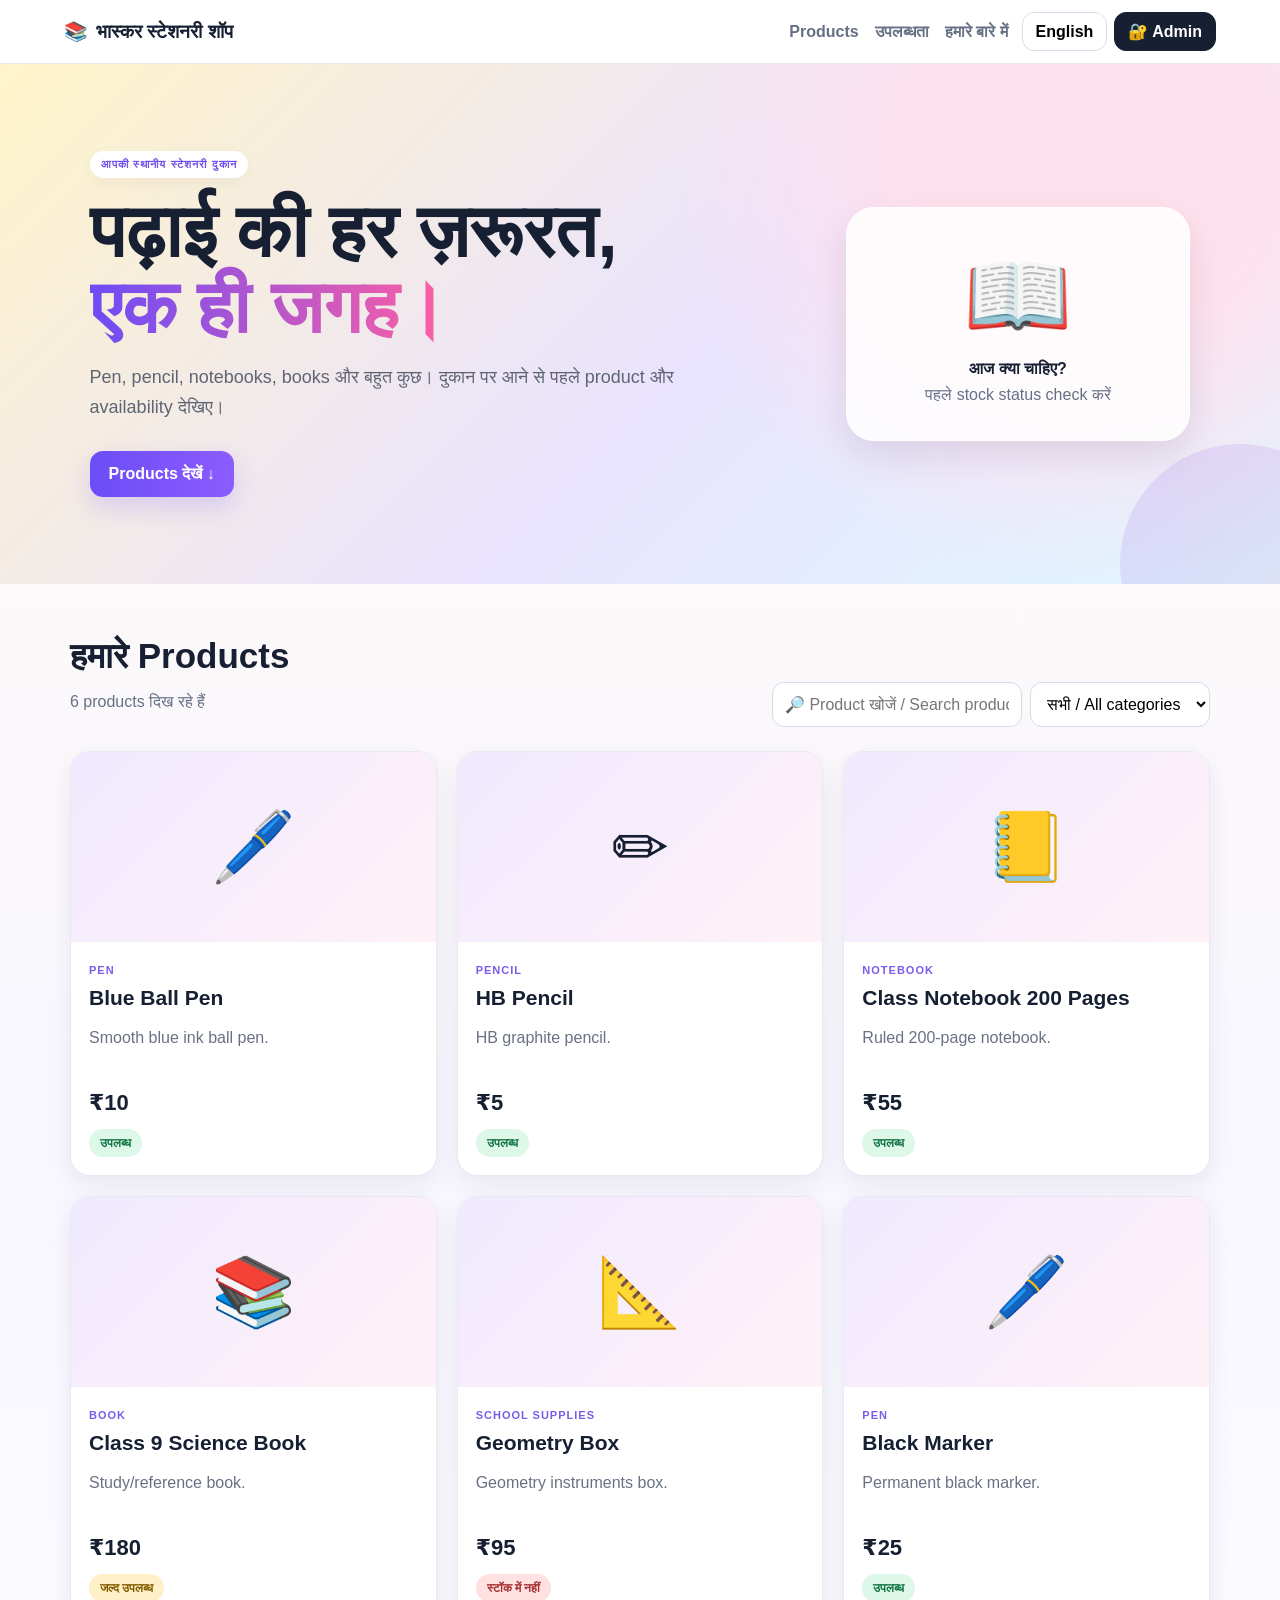
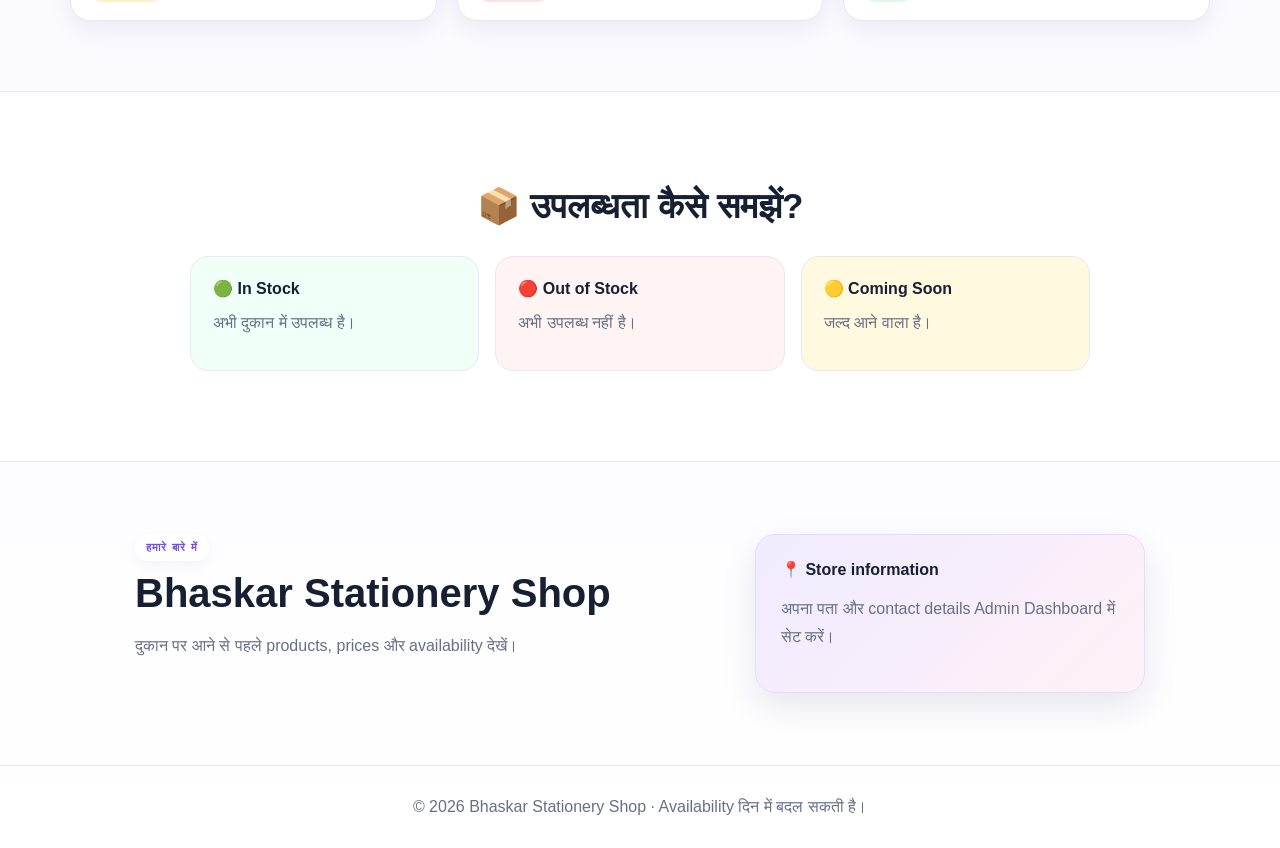
<file: index.html>
<!doctype html>
<html lang="hi">
<head>
<meta charset="utf-8"><meta name="viewport" content="width=device-width,initial-scale=1">
<title>Bhaskar Stationery Shop</title>
<meta name="description" content="Bhaskar Stationery Shop - stationery products, prices and availability in Hindi and English.">
<meta name="robots" content="index,follow">
<link rel="stylesheet" href="style.css?v=3">
<link rel="manifest" href="manifest.webmanifest"></head>
<body>
<header class="nav">
<a class="brand" href="#home">📚 <span data-hi="भास्कर स्टेशनरी शॉप" data-en="Bhaskar Stationery Shop">भास्कर स्टेशनरी शॉप</span></a>
<nav><a href="#products" data-hi="Products" data-en="Products">Products</a><a href="#status" data-hi="उपलब्धता" data-en="Availability">उपलब्धता</a><a href="#about" data-hi="हमारे बारे में" data-en="About">हमारे बारे में</a></nav>
<div class="actions"><button class="lang" id="langBtn" onclick="toggleLang()">English</button><button class="adminBtn" onclick="openAdmin()">🔐 Admin</button></div>
</header>

<section class="hero" id="home">
<div><span class="tag" data-hi="आपकी स्थानीय स्टेशनरी दुकान" data-en="YOUR LOCAL STATIONERY STORE">आपकी स्थानीय स्टेशनरी दुकान</span>
<h1 data-hi="पढ़ाई की हर ज़रूरत,<br><em>एक ही जगह।</em>" data-en="Everything for your studies,<br><em>in one place.</em>">पढ़ाई की हर ज़रूरत,<br><em>एक ही जगह।</em></h1>
<p data-hi="Pen, pencil, notebooks, books और बहुत कुछ। दुकान पर आने से पहले product और availability देखिए।" data-en="Pens, pencils, notebooks, books and more. Check products, prices and availability before visiting the shop.">Pen, pencil, notebooks, books और बहुत कुछ। दुकान पर आने से पहले product और availability देखिए।</p>
<a class="cta" href="#products" data-hi="Products देखें ↓" data-en="View Products ↓">Products देखें ↓</a></div>
<div class="heroCard"><div class="book">📖</div><b data-hi="आज क्या चाहिए?" data-en="What do you need today?">आज क्या चाहिए?</b><span data-hi="पहले stock status check करें" data-en="Check stock status first">पहले stock status check करें</span></div>
</section>

<section class="toolbar" id="products">
<div><h2 data-hi="हमारे Products" data-en="Our Products">हमारे Products</h2><p id="countText"></p></div>
<div class="search"><input id="search" oninput="render()" placeholder="🔎 Product खोजें / Search products"><select id="category" onchange="render()"><option value="">सभी / All categories</option><option>Pen</option><option>Pencil</option><option>Notebook</option><option>Book</option><option>School Supplies</option></select></div>
</section>
<main id="productGrid" class="grid"></main>

<section id="status" class="info"><h2 data-hi="📦 उपलब्धता कैसे समझें?" data-en="📦 How availability works">📦 उपलब्धता कैसे समझें?</h2>
<div class="statusCards"><div>🟢 <b data-hi="In Stock" data-en="In Stock">In Stock</b><p data-hi="अभी दुकान में उपलब्ध है।" data-en="Available in the shop now.">अभी दुकान में उपलब्ध है।</p></div>
<div>🔴 <b data-hi="Out of Stock" data-en="Out of Stock">Out of Stock</b><p data-hi="अभी उपलब्ध नहीं है।" data-en="Currently unavailable.">अभी उपलब्ध नहीं है।</p></div>
<div>🟡 <b data-hi="Coming Soon" data-en="Coming Soon">Coming Soon</b><p data-hi="जल्द आने वाला है।" data-en="Expected soon.">जल्द आने वाला है।</p></div></div></section>

<section id="about" class="about"><div><span class="tag" data-hi="हमारे बारे में" data-en="ABOUT">हमारे बारे में</span><h2 data-hi="Bhaskar Stationery Shop" data-en="Bhaskar Stationery Shop">Bhaskar Stationery Shop</h2><p data-hi="दुकान पर आने से पहले products, prices और availability देखें।" data-en="Check products, prices and availability before visiting the shop.">दुकान पर आने से पहले products, prices और availability देखें।</p></div><div class="contact"><b data-hi="📍 Store information" data-en="📍 Store information">📍 Store information</b><p data-hi="अपना पता और contact details Admin Dashboard में सेट करें।" data-en="Set your address and contact details in the Admin Dashboard.">अपना पता और contact details Admin Dashboard में सेट करें।</p></div></section>
<footer>© 2026 Bhaskar Stationery Shop · <span data-hi="Availability दिन में बदल सकती है।" data-en="Availability may change during the day.">Availability दिन में बदल सकती है।</span></footer>

<div id="adminModal" class="modal hidden"><div class="adminPanel"><button class="close" onclick="closeAdmin()">×</button>
<div id="loginView"><span class="tag">OWNER AREA</span><h2 data-hi="Admin Dashboard" data-en="Admin Dashboard">Admin Dashboard</h2><p class="muted" data-hi="यह demo interface है। असली website में server-side password लगाएँ।" data-en="This is a demo interface. Use server-side password authentication in production.">यह demo interface है। असली website में server-side password लगाएँ।</p><input id="adminPin" type="password" placeholder="Demo PIN"><button class="cta full" onclick="adminLogin()" data-hi="Login" data-en="Login">Login</button><p id="loginMsg"></p></div>
<div id="dashboard" class="hidden"><div class="dashHead"><div><span class="tag">DASHBOARD</span><h2 data-hi="Products Manage करें" data-en="Manage Products">Products Manage करें</h2></div><button class="secondary" onclick="logout()">Logout</button></div>
<div class="stats"><div><b id="sTotal">0</b><span>Total</span></div><div><b id="sStock">0</b><span>In Stock</span></div><div><b id="sOut">0</b><span>Out</span></div><div><b id="sSoon">0</b><span>Coming</span></div></div>
<form id="productForm" onsubmit="saveProduct(event)"><input type="hidden" id="editId"><input id="pName" required placeholder="Product name"><select id="pCategory"><option>Pen</option><option>Pencil</option><option>Notebook</option><option>Book</option><option>School Supplies</option></select><input id="pPrice" required type="number" min="0" step="0.01" placeholder="Price ₹"><select id="pStatus"><option value="stock">In Stock</option><option value="out">Out of Stock</option><option value="soon">Coming Soon</option></select><input id="pImage" placeholder="Image URL (optional)"><textarea id="pDetails" placeholder="Product details"></textarea><button class="cta full" type="submit" data-hi="Product Save करें" data-en="Save Product">Product Save करें</button></form>
<h3 data-hi="Product list" data-en="Product list">Product list</h3><div id="adminList"></div></div></div></div>

<script>
const KEY='bhaskar_stationery_final_v2';
const defaults=[
{id:1,name:'Blue Ball Pen',category:'Pen',price:10,status:'stock',image:'',details:'Smooth blue ink ball pen.'},
{id:2,name:'HB Pencil',category:'Pencil',price:5,status:'stock',image:'',details:'HB graphite pencil.'},
{id:3,name:'Class Notebook 200 Pages',category:'Notebook',price:55,status:'stock',image:'',details:'Ruled 200-page notebook.'},
{id:4,name:'Class 9 Science Book',category:'Book',price:180,status:'soon',image:'',details:'Study/reference book.'},
{id:5,name:'Geometry Box',category:'School Supplies',price:95,status:'out',image:'',details:'Geometry instruments box.'},
{id:6,name:'Black Marker',category:'Pen',price:25,status:'stock',image:'',details:'Permanent black marker.'}
];
let lang=localStorage.getItem('bhaskar_lang')||'hi';
function get(){let x=localStorage.getItem(KEY);if(!x){localStorage.setItem(KEY,JSON.stringify(defaults));return defaults}return JSON.parse(x)}
function set(x){localStorage.setItem(KEY,JSON.stringify(x))}
function statusText(s){return lang==='hi'?(s==='stock'?'उपलब्ध':s==='out'?'स्टॉक में नहीं':'जल्द उपलब्ध'):s==='stock'?'In Stock':s==='out'?'Out of Stock':'Coming Soon'}
function esc(s){return String(s??'').replace(/[&<>"']/g,m=>({'&':'&amp;','<':'&lt;','>':'&gt;','"':'&quot;',"'":'&#039;'}[m]) )}
function icon(c){return c==='Pen'?'🖊️':c==='Pencil'?'✏️':c==='Notebook'?'📒':c==='Book'?'📚':'📐'}
function applyLang(){document.documentElement.lang=lang;document.querySelectorAll('[data-hi]').forEach(e=>e.innerHTML=e.dataset[lang]);langBtn.textContent=lang==='hi'?'English':'हिंदी';render()}
function toggleLang(){lang=lang==='hi'?'en':'hi';localStorage.setItem('bhaskar_lang',lang);applyLang()}
function render(){let q=search.value.toLowerCase(),c=category.value,ps=get().filter(p=>(!q||(`${p.name} ${p.details} ${p.category}`).toLowerCase().includes(q))&&(!c||p.category===c));countText.textContent=lang==='hi'?`${ps.length} products दिख रहे हैं`:`${ps.length} products shown`;productGrid.innerHTML=ps.map(p=>`<article class="product"><div class="pimg">${p.image?`<img src="${esc(p.image)}" alt="${esc(p.name)}">`:icon(p.category)}</div><div class="pbody"><span class="cat">${esc(p.category)}</span><h3>${esc(p.name)}</h3><p>${esc(p.details)}</p><div class="price">₹${Number(p.price).toLocaleString('en-IN')}</div><span class="status ${p.status}">${statusText(p.status)}</span></div></article>`).join('')||`<div class="empty">${lang==='hi'?'Product नहीं मिला।':'No product found.'}</div>`}
function openAdmin(){adminModal.classList.remove('hidden')}function closeAdmin(){adminModal.classList.add('hidden')}
function adminLogin(){if(adminPin.value==='1234'){loginView.classList.add('hidden');dashboard.classList.remove('hidden');adminRender()}else loginMsg.textContent=lang==='hi'?'गलत demo PIN.':'Wrong demo PIN.'}
function logout(){dashboard.classList.add('hidden');loginView.classList.remove('hidden');adminPin.value=''}
function adminRender(){let ps=get();sTotal.textContent=ps.length;sStock.textContent=ps.filter(p=>p.status==='stock').length;sOut.textContent=ps.filter(p=>p.status==='out').length;sSoon.textContent=ps.filter(p=>p.status==='soon').length;adminList.innerHTML=ps.map(p=>`<div class="adminRow"><div><b>${esc(p.name)}</b><small>₹${p.price} · ${statusText(p.status)}</small></div><div><button onclick="editProduct(${p.id})">${lang==='hi'?'Edit':'Edit'}</button><button class="danger" onclick="deleteProduct(${p.id})">${lang==='hi'?'Delete':'Delete'}</button></div></div>`).join('')}
function saveProduct(e){e.preventDefault();let ps=get(),id=Number(editId.value)||Date.now(),p={id,name:pName.value,category:pCategory.value,price:Number(pPrice.value),status:pStatus.value,image:pImage.value,details:pDetails.value};let i=ps.findIndex(x=>x.id===id);if(i<0)ps.push(p);else ps[i]=p;set(ps);e.target.reset();editId.value='';adminRender();render()}
function editProduct(id){let p=get().find(x=>x.id===id);editId.value=p.id;pName.value=p.name;pCategory.value=p.category;pPrice.value=p.price;pStatus.value=p.status;pImage.value=p.image;pDetails.value=p.details}
function deleteProduct(id){if(confirm(lang==='hi'?'इस product को हटाएँ?':'Delete this product?')){set(get().filter(p=>p.id!==id));adminRender();render()}}
applyLang();
</script></body></html>
</file>
<file: style.css>
:root{
  --ink:#172033;--muted:#667085;--paper:#fffdf8;--card:#ffffff;
  --brand:#6c4df6;--brand2:#ff5fa2;--yellow:#ffd166;--cyan:#4dd8ff;
  --green:#20b26b;--red:#e65353;--orange:#ff9f43;--line:#e9e7f2;
  --shadow:0 14px 35px rgba(31,24,64,.10);
}
*{box-sizing:border-box}
html{scroll-behavior:smooth}
body{margin:0;background:linear-gradient(180deg,#fffaf5 0%,#f8f7ff 48%,#fff 100%);
color:var(--ink);font-family:Arial,"Noto Sans Devanagari",system-ui,sans-serif}
a{color:inherit}
.nav{position:sticky;top:0;z-index:50;display:flex;align-items:center;gap:14px;
padding:12px 5%;background:rgba(255,255,255,.94);backdrop-filter:blur(12px);
border-bottom:1px solid var(--line)}
.brand{font-size:19px;font-weight:900;text-decoration:none;display:flex;align-items:center;gap:8px}
.brand:first-letter{color:var(--brand)}
.nav nav{display:flex;gap:16px;margin-left:auto}
.nav nav a{text-decoration:none;color:var(--muted);font-weight:700}
.actions{display:flex;gap:7px}
button,.adminBtn,.lang,.secondary{font:inherit;border:1px solid #ddd9ea;border-radius:12px;
padding:9px 13px;background:white;cursor:pointer;font-weight:800}
.adminBtn{background:#172033;color:#fff;border-color:#172033}
.hero{position:relative;overflow:hidden;min-height:520px;padding:70px 7%;
display:grid;grid-template-columns:1.35fr .65fr;align-items:center;gap:40px;
background:radial-gradient(circle at 85% 20%,#ffe1ed 0 15%,transparent 36%),
linear-gradient(135deg,#fff4c9,#e9e3ff 55%,#dff8ff)}
.hero:after{content:"";position:absolute;width:240px;height:240px;border-radius:50%;
right:-80px;bottom:-100px;background:linear-gradient(135deg,var(--brand),var(--brand2));opacity:.14}
.tag{display:inline-block;padding:7px 11px;border-radius:99px;background:#fff;color:#714fe8;
font-size:11px;letter-spacing:1.2px;font-weight:900;box-shadow:0 5px 16px #0000000b}
.hero h1{font-size:clamp(40px,7vw,74px);line-height:1.02;margin:16px 0 12px;max-width:800px}
.hero h1 em{font-style:normal;background:linear-gradient(90deg,var(--brand),var(--brand2));
-webkit-background-clip:text;background-clip:text;color:transparent}
.hero p{font-size:18px;line-height:1.65;color:#5f6575;max-width:650px}
.cta{display:inline-block;margin-top:10px;padding:14px 19px;border-radius:13px;text-decoration:none;
background:linear-gradient(90deg,var(--brand),#8c5cff);color:#fff;font-weight:900;box-shadow:0 10px 24px #6c4df633}
.heroCard{background:rgba(255,255,255,.86);border:1px solid #fff;border-radius:28px;
padding:36px;box-shadow:var(--shadow);text-align:center;position:relative}
.book{font-size:88px;margin-bottom:12px}
.heroCard strong{font-size:20px}.heroCard span{display:block;color:var(--muted);margin-top:8px}
.toolbar{max-width:1180px;margin:auto;padding:52px 20px 24px;display:flex;align-items:end;
justify-content:space-between;gap:20px}
.toolbar h2{font-size:35px;margin:0}.toolbar p{color:var(--muted)}
.search{display:flex;gap:8px}.search input,.search select{
border:1px solid #dcd8e8;background:#fff;border-radius:12px;padding:12px;font:inherit;outline:none}
.search input:focus,.search select:focus{border-color:var(--brand);box-shadow:0 0 0 3px #6c4df61a}
.search input{min-width:250px}
.grid{max-width:1180px;margin:auto;padding:0 20px 70px;display:grid;
grid-template-columns:repeat(3,1fr);gap:20px}
.product{background:var(--card);border:1px solid var(--line);border-radius:20px;overflow:hidden;
box-shadow:0 8px 24px rgba(31,24,64,.07);transition:.2s}
.product:hover{transform:translateY(-4px);box-shadow:var(--shadow)}
.pimg{height:190px;background:linear-gradient(135deg,#f0eaff,#fff1f7);
display:grid;place-items:center;font-size:68px;overflow:hidden}
.pimg img{width:100%;height:100%;object-fit:cover}
.pbody{padding:18px}.cat{font-size:11px;text-transform:uppercase;letter-spacing:1px;
color:#7a5bea;font-weight:900}.product h3{margin:8px 0;font-size:21px}
.product p{color:#697184;line-height:1.55;min-height:48px}.price{font-size:22px;font-weight:900;margin:13px 0}
.status{display:inline-block;border-radius:99px;padding:7px 11px;font-size:12px;font-weight:900}
.status.stock{background:#ddf7e9;color:#137545}.status.out{background:#ffe1e1;color:#a52f2f}
.status.soon{background:#fff0c8;color:#825c00}
.info{padding:65px 7%;text-align:center;background:#fff;border-top:1px solid var(--line);border-bottom:1px solid var(--line)}
.info h2{font-size:35px}.statusCards{max-width:900px;margin:25px auto;display:grid;grid-template-columns:repeat(3,1fr);gap:16px}
.statusCards div{border-radius:18px;padding:22px;text-align:left;border:1px solid var(--line);background:#fff}
.statusCards div:nth-child(1){background:#f0fff7}.statusCards div:nth-child(2){background:#fff3f3}.statusCards div:nth-child(3){background:#fff9df}
.statusCards p{color:var(--muted)}
.about{max-width:1050px;margin:auto;padding:72px 20px;display:grid;grid-template-columns:1.2fr .8fr;gap:35px}
.about h2{font-size:40px;margin:10px 0}.about p{line-height:1.75;color:#667085}
.contact{background:linear-gradient(135deg,#f0ebff,#fff1f7);border:1px solid #e5dcff;border-radius:20px;padding:25px;box-shadow:var(--shadow)}
footer{text-align:center;padding:32px;color:var(--muted);border-top:1px solid var(--line)}
.modal{position:fixed;inset:0;background:#17152b99;display:grid;place-items:center;padding:15px;z-index:100}
.hidden{display:none!important}.adminPanel{width:min(820px,100%);max-height:90vh;overflow:auto;
background:#fffaf3;border-radius:22px;padding:25px;position:relative;box-shadow:0 30px 80px #0005}
.close{position:absolute;right:15px;top:13px;border:0;background:#eee8ff;border-radius:50%;font-size:22px;width:36px;height:36px}
.adminPanel input,.adminPanel select,.adminPanel textarea{width:100%;padding:11px;border:1px solid #d8d1e6;
border-radius:10px;margin:5px 0;font:inherit}.adminPanel textarea{min-height:75px}
.stats{display:grid;grid-template-columns:repeat(4,1fr);gap:8px;margin:15px 0}
.stats div{background:#f1edff;border-radius:12px;padding:12px}.stats b{display:block;font-size:23px}
.stats span,.muted{color:var(--muted)}.dashHead{display:flex;justify-content:space-between;gap:15px}
.adminRow{display:flex;justify-content:space-between;gap:12px;padding:13px 0;border-bottom:1px solid #e7e0d7}
.adminRow small{display:block;color:var(--muted);margin-top:3px}.adminRow button{margin-left:5px}
.danger{background:#d64545!important;color:white!important;border-color:#d64545!important}
.empty{padding:35px;text-align:center;color:var(--muted)}
@media(max-width:760px){
.nav{padding:11px 12px}.nav nav{display:none}.brand{font-size:16px}
.hero{grid-template-columns:1fr;padding:54px 20px}.heroCard{display:none}
.toolbar{align-items:stretch;flex-direction:column}.search{flex-direction:column}.search input{min-width:0}
.grid,.statusCards,.about{grid-template-columns:1fr}.stats{grid-template-columns:repeat(2,1fr)}
}
</file>
